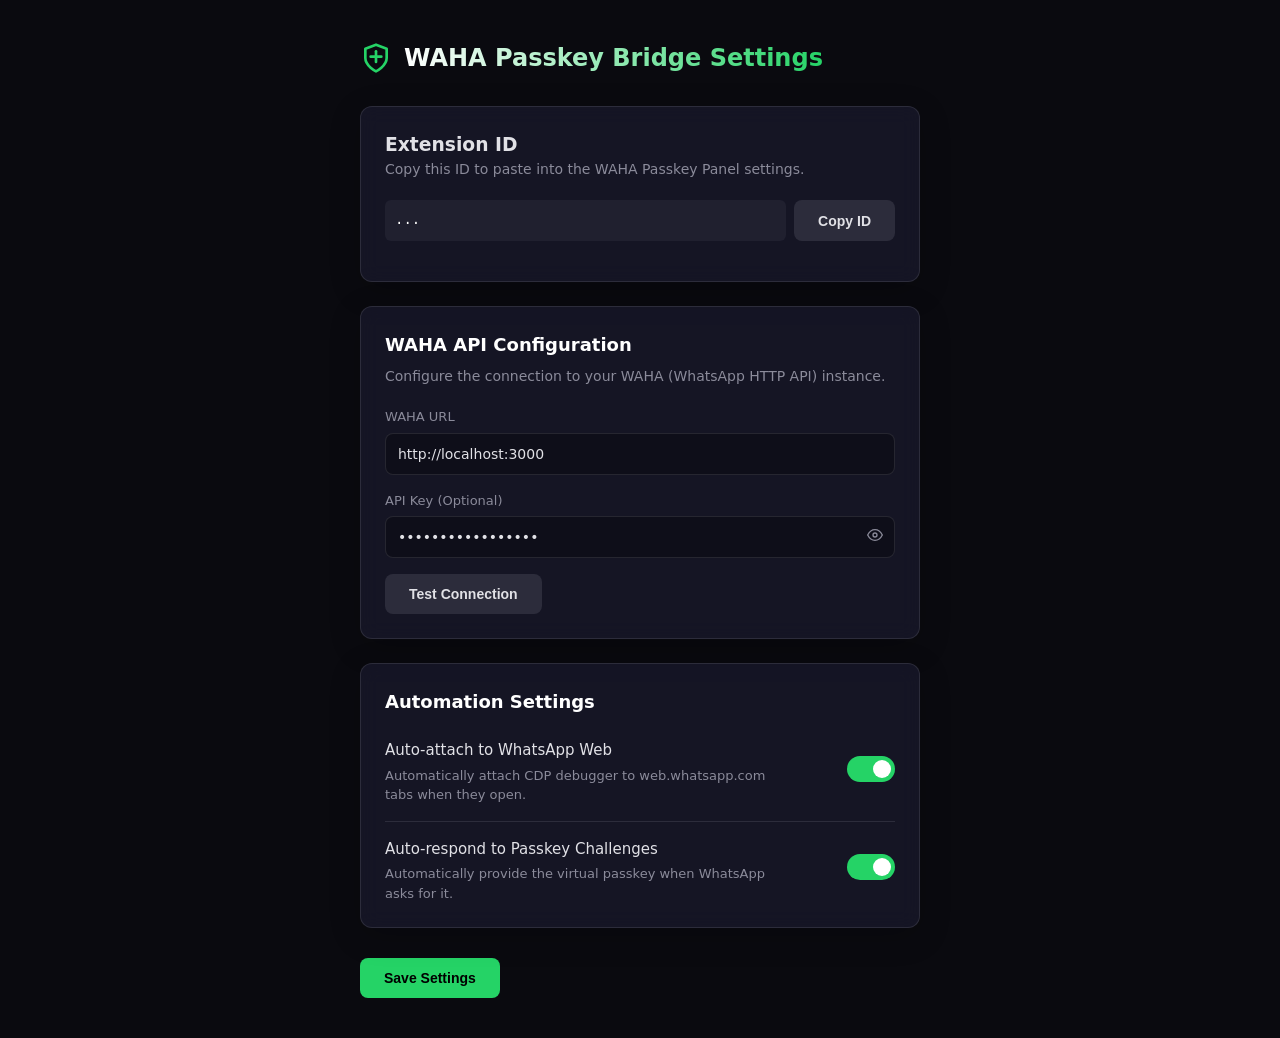
<file: extension/options/options.html>
<!DOCTYPE html>
<html lang="en">
<head>
  <meta charset="UTF-8">
  <meta name="viewport" content="width=device-width, initial-scale=1.0">
  <title>WAHA Passkey Bridge - Settings</title>
  <link rel="stylesheet" href="options.css">
</head>
<body>
  <div class="container">
    <header>
      <div class="logo">
        <svg xmlns="http://www.w3.org/2000/svg" viewBox="0 0 24 24" width="32" height="32" fill="none" stroke="#25D366" stroke-width="2" stroke-linecap="round" stroke-linejoin="round">
          <path d="M12 22s8-4 8-10V5l-8-3-8 3v7c0 6 8 10 8 10z"/>
          <path d="M8 11h8"/>
          <path d="M12 15V7"/>
        </svg>
        <h1>WAHA Passkey Bridge Settings</h1>
      </div>
    </header>

    <main>
      <div class="card">
        <h3>Extension ID</h3>
        <p class="description">Copy this ID to paste into the WAHA Passkey Panel settings.</p>
        <div class="form-group">
          <div style="display: flex; gap: 8px;">
            <code id="extIdDisplay" style="flex: 1; padding: 10px; background: rgba(255,255,255,0.05); border-radius: 6px; font-size: 14px; color: #fff;">...</code>
            <button type="button" id="copyIdBtn" class="btn btn-secondary" style="white-space: nowrap;">Copy ID</button>
          </div>
        </div>
      </div>

      <div class="card">
        <h2>WAHA API Configuration</h2>
        <p class="description">Configure the connection to your WAHA (WhatsApp HTTP API) instance.</p>
        
        <div class="form-group">
          <label for="wahaUrl">WAHA URL</label>
          <input type="url" id="wahaUrl" placeholder="http://localhost:3000" value="http://localhost:3000">
        </div>

        <div class="form-group">
          <label for="apiKey">API Key (Optional)</label>
          <input type="password" id="apiKey" placeholder="YOUR_API_KEY_HERE" value="YOUR_API_KEY_HERE">
          <button type="button" class="btn-icon toggle-password" id="toggleApiKey" title="Show/Hide">
            <svg xmlns="http://www.w3.org/2000/svg" viewBox="0 0 24 24" width="16" height="16" fill="none" stroke="currentColor" stroke-width="2" stroke-linecap="round" stroke-linejoin="round" class="icon-eye">
              <path d="M1 12s4-8 11-8 11 8 11 8-4 8-11 8-11-8-11-8z"></path>
              <circle cx="12" cy="12" r="3"></circle>
            </svg>
          </button>
        </div>

        <button id="testConnectionBtn" class="btn btn-secondary">Test Connection</button>
        <div id="connectionResult" class="test-result"></div>
      </div>

      <div class="card">
        <h2>Automation Settings</h2>
        
        <div class="setting-row">
          <div class="setting-info">
            <span class="setting-title">Auto-attach to WhatsApp Web</span>
            <span class="setting-desc">Automatically attach CDP debugger to web.whatsapp.com tabs when they open.</span>
          </div>
          <label class="switch">
            <input type="checkbox" id="autoAttach" checked>
            <span class="slider round"></span>
          </label>
        </div>

        <div class="setting-row">
          <div class="setting-info">
            <span class="setting-title">Auto-respond to Passkey Challenges</span>
            <span class="setting-desc">Automatically provide the virtual passkey when WhatsApp asks for it.</span>
          </div>
          <label class="switch">
            <input type="checkbox" id="autoRespond" checked>
            <span class="slider round"></span>
          </label>
        </div>
      </div>

      <div class="actions">
        <button id="saveBtn" class="btn btn-primary">Save Settings</button>
        <span id="saveStatus" class="status-msg"></span>
      </div>
    </main>
  </div>
  <script src="options.js"></script>
</body>
</html>
</file>
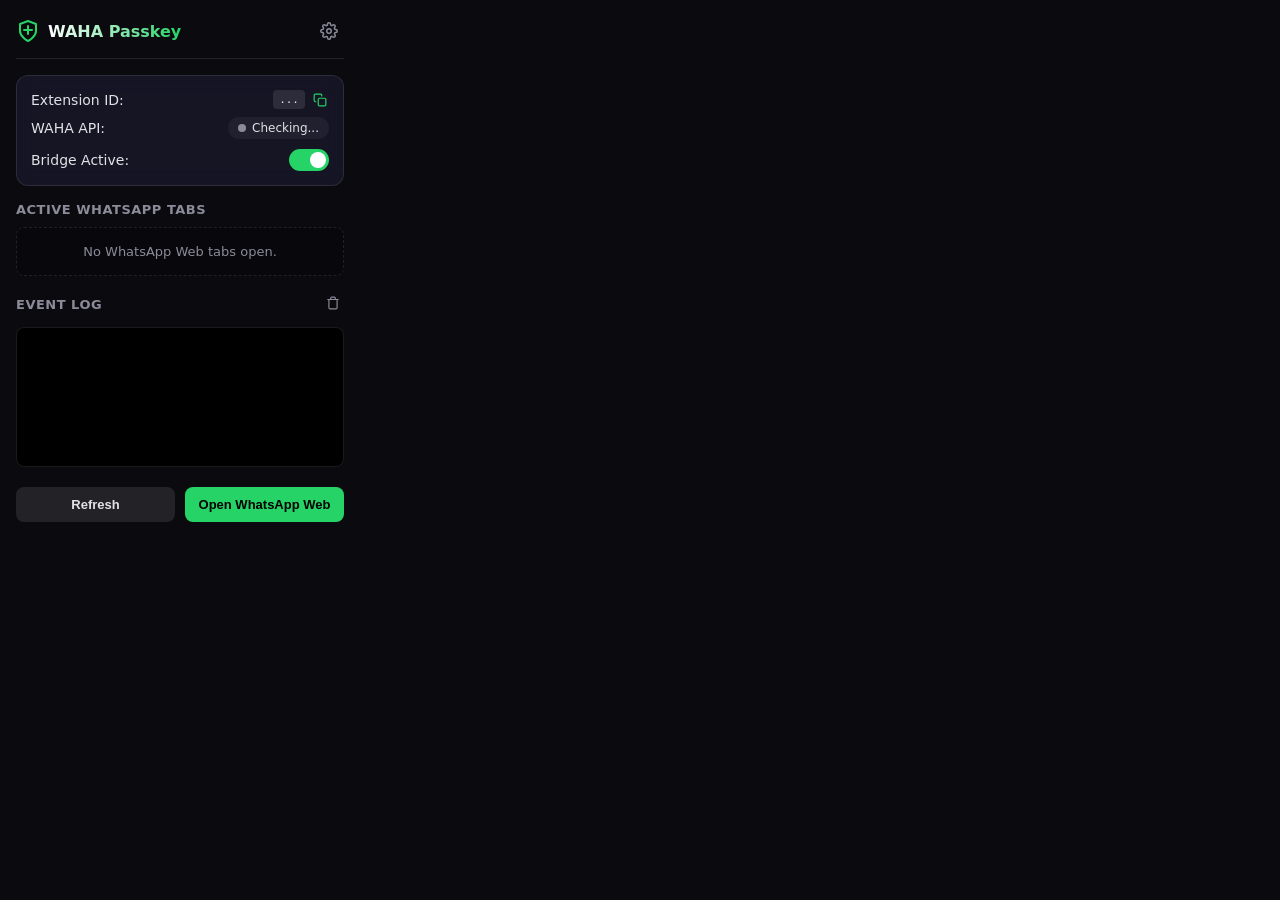
<file: extension/popup/popup.html>
<!DOCTYPE html>
<html lang="en">
<head>
  <meta charset="UTF-8">
  <meta name="viewport" content="width=device-width, initial-scale=1.0">
  <title>WAHA Passkey Bridge</title>
  <link rel="stylesheet" href="popup.css">
</head>
<body>
  <div class="container">
    <header>
      <div class="logo">
        <svg xmlns="http://www.w3.org/2000/svg" viewBox="0 0 24 24" width="24" height="24" fill="none" stroke="#25D366" stroke-width="2" stroke-linecap="round" stroke-linejoin="round">
          <path d="M12 22s8-4 8-10V5l-8-3-8 3v7c0 6 8 10 8 10z"/>
          <path d="M8 11h8"/>
          <path d="M12 15V7"/>
        </svg>
        <h1>WAHA Passkey</h1>
      </div>
      <button id="settingsBtn" title="Settings">
        <svg xmlns="http://www.w3.org/2000/svg" viewBox="0 0 24 24" width="18" height="18" fill="none" stroke="currentColor" stroke-width="2" stroke-linecap="round" stroke-linejoin="round">
          <circle cx="12" cy="12" r="3"></circle>
          <path d="M19.4 15a1.65 1.65 0 0 0 .33 1.82l.06.06a2 2 0 0 1 0 2.83 2 2 0 0 1-2.83 0l-.06-.06a1.65 1.65 0 0 0-1.82-.33 1.65 1.65 0 0 0-1 1.51V21a2 2 0 0 1-2 2 2 2 0 0 1-2-2v-.09A1.65 1.65 0 0 0 9 19.4a1.65 1.65 0 0 0-1.82.33l-.06.06a2 2 0 0 1-2.83 0 2 2 0 0 1 0-2.83l.06-.06a1.65 1.65 0 0 0 .33-1.82 1.65 1.65 0 0 0-1.51-1H3a2 2 0 0 1-2-2 2 2 0 0 1 2-2h.09A1.65 1.65 0 0 0 4.6 9a1.65 1.65 0 0 0-.33-1.82l-.06-.06a2 2 0 0 1 0-2.83 2 2 0 0 1 2.83 0l.06.06a1.65 1.65 0 0 0 1.82.33H9a1.65 1.65 0 0 0 1-1.51V3a2 2 0 0 1 2-2 2 2 0 0 1 2 2v.09a1.65 1.65 0 0 0 1 1.51 1.65 1.65 0 0 0 1.82-.33l.06-.06a2 2 0 0 1 2.83 0 2 2 0 0 1 0 2.83l-.06.06a1.65 1.65 0 0 0-.33 1.82V9a1.65 1.65 0 0 0 1.51 1H21a2 2 0 0 1 2 2 2 2 0 0 1-2 2h-.09a1.65 1.65 0 0 0-1.51 1z"></path>
        </svg>
      </button>
    </header>

    <div class="card status-card">
      <div class="status-row" style="margin-bottom: 8px;">
        <span>Extension ID:</span>
        <div style="display: flex; align-items: center; gap: 6px;">
          <code id="extIdDisplay" style="font-size: 11px; background: rgba(255,255,255,0.1); padding: 3px 6px; border-radius: 4px; user-select: all;">...</code>
          <button id="copyIdBtn" title="Copy to clipboard" style="background:none; border:none; color:#25D366; cursor:pointer; padding:2px; display:flex;">
            <svg xmlns="http://www.w3.org/2000/svg" width="14" height="14" viewBox="0 0 24 24" fill="none" stroke="currentColor" stroke-width="2" stroke-linecap="round" stroke-linejoin="round"><rect x="9" y="9" width="13" height="13" rx="2" ry="2"></rect><path d="M5 15H4a2 2 0 0 1-2-2V4a2 2 0 0 1 2-2h9a2 2 0 0 1 2 2v1"></path></svg>
          </button>
        </div>
      </div>
      <div class="status-row">
        <span>WAHA API:</span>
        <div class="status-badge" id="wahaStatus">
          <span class="dot"></span>
          <span class="text">Checking...</span>
        </div>
      </div>
      <div class="status-row">
        <span>Bridge Active:</span>
        <label class="switch">
          <input type="checkbox" id="bridgeToggle" checked>
          <span class="slider round"></span>
        </label>
      </div>
    </div>

    <div class="section">
      <h3>Active WhatsApp Tabs</h3>
      <div class="tabs-list" id="tabsList">
        <div class="empty-state">No WhatsApp Web tabs open.</div>
      </div>
    </div>

    <div class="section">
      <div class="section-header">
        <h3>Event Log</h3>
        <button id="clearLogBtn" class="btn-icon" title="Clear Log">
          <svg xmlns="http://www.w3.org/2000/svg" viewBox="0 0 24 24" width="14" height="14" fill="none" stroke="currentColor" stroke-width="2" stroke-linecap="round" stroke-linejoin="round">
            <polyline points="3 6 5 6 21 6"></polyline>
            <path d="M19 6v14a2 2 0 0 1-2 2H7a2 2 0 0 1-2-2V6m3 0V4a2 2 0 0 1 2-2h4a2 2 0 0 1 2 2v2"></path>
          </svg>
        </button>
      </div>
      <div class="log-container" id="eventLog">
        <!-- Logs will appear here -->
      </div>
    </div>

    <div class="actions">
      <button id="refreshBtn" class="btn btn-secondary">Refresh</button>
      <button id="openWaBtn" class="btn btn-primary">Open WhatsApp Web</button>
    </div>
  </div>
  <script src="popup.js"></script>
</body>
</html>
</file>
<file: extension/options/options.css>
:root {
  --bg-primary: #0a0a0f;
  --bg-secondary: #12121a;
  --bg-card: rgba(26, 26, 46, 0.7);
  --accent: #25D366;
  --accent-hover: #1EBE5D;
  --text-primary: #e1e1e6;
  --text-secondary: #8b8b9a;
  --success: #25D366;
  --error: #ff4757;
  --warning: #ffa502;
  --border: rgba(255, 255, 255, 0.1);
  --input-bg: rgba(0, 0, 0, 0.3);
}

* {
  box-sizing: border-box;
  margin: 0;
  padding: 0;
}

body {
  font-family: system-ui, -apple-system, BlinkMacSystemFont, "Segoe UI", Roboto, Oxygen, Ubuntu, Cantarell, sans-serif;
  background-color: var(--bg-primary);
  color: var(--text-primary);
  line-height: 1.5;
}

.container {
  max-width: 600px;
  margin: 0 auto;
  padding: 40px 20px;
}

header {
  margin-bottom: 30px;
}

.logo {
  display: flex;
  align-items: center;
  gap: 12px;
}

h1 {
  font-size: 24px;
  font-weight: 600;
  background: linear-gradient(90deg, #fff, #25D366);
  -webkit-background-clip: text;
  -webkit-text-fill-color: transparent;
}

.card {
  background: var(--bg-card);
  border: 1px solid var(--border);
  border-radius: 12px;
  padding: 24px;
  margin-bottom: 24px;
  backdrop-filter: blur(10px);
  box-shadow: 0 8px 32px rgba(0, 0, 0, 0.2);
}

h2 {
  font-size: 18px;
  margin-bottom: 8px;
  color: #fff;
}

.description {
  color: var(--text-secondary);
  font-size: 14px;
  margin-bottom: 20px;
}

.form-group {
  margin-bottom: 16px;
  position: relative;
}

label {
  display: block;
  font-size: 13px;
  font-weight: 500;
  color: var(--text-secondary);
  margin-bottom: 6px;
}

input[type="url"],
input[type="password"],
input[type="text"] {
  width: 100%;
  background: var(--input-bg);
  border: 1px solid var(--border);
  color: var(--text-primary);
  padding: 12px;
  border-radius: 8px;
  font-size: 14px;
  transition: all 0.2s;
  font-family: inherit;
}

input:focus {
  outline: none;
  border-color: var(--accent);
  box-shadow: 0 0 0 2px rgba(37, 211, 102, 0.2);
}

.toggle-password {
  position: absolute;
  right: 12px;
  top: 36px;
  background: transparent;
  border: none;
  color: var(--text-secondary);
  cursor: pointer;
}

.toggle-password:hover {
  color: var(--text-primary);
}

.setting-row {
  display: flex;
  justify-content: space-between;
  align-items: center;
  padding: 16px 0;
  border-bottom: 1px solid var(--border);
}

.setting-row:last-child {
  border-bottom: none;
  padding-bottom: 0;
}

.setting-info {
  display: flex;
  flex-direction: column;
  max-width: 80%;
}

.setting-title {
  font-weight: 500;
  font-size: 15px;
}

.setting-desc {
  color: var(--text-secondary);
  font-size: 13px;
  margin-top: 4px;
}

.btn {
  border: none;
  border-radius: 8px;
  padding: 12px 24px;
  font-size: 14px;
  font-weight: 600;
  cursor: pointer;
  transition: all 0.2s;
  display: inline-flex;
  justify-content: center;
  align-items: center;
}

.btn-primary {
  background: var(--accent);
  color: #000;
}

.btn-primary:hover {
  background: var(--accent-hover);
  transform: translateY(-1px);
}

.btn-secondary {
  background: rgba(255, 255, 255, 0.1);
  color: var(--text-primary);
}

.btn-secondary:hover {
  background: rgba(255, 255, 255, 0.15);
}

.actions {
  display: flex;
  align-items: center;
  gap: 16px;
  margin-top: 30px;
}

.status-msg {
  font-size: 14px;
  opacity: 0;
  transition: opacity 0.3s;
}

.status-msg.show {
  opacity: 1;
}

.status-msg.success { color: var(--success); }
.status-msg.error { color: var(--error); }

.test-result {
  margin-top: 12px;
  font-size: 14px;
  padding: 10px;
  border-radius: 8px;
  display: none;
}

.test-result.success {
  display: block;
  background: rgba(37, 211, 102, 0.1);
  color: var(--success);
  border: 1px solid rgba(37, 211, 102, 0.2);
}

.test-result.error {
  display: block;
  background: rgba(255, 71, 87, 0.1);
  color: var(--error);
  border: 1px solid rgba(255, 71, 87, 0.2);
}

/* Switch Styles */
.switch {
  position: relative;
  display: inline-block;
  width: 48px;
  height: 26px;
}

.switch input { 
  opacity: 0;
  width: 0;
  height: 0;
}

.slider {
  position: absolute;
  cursor: pointer;
  top: 0;
  left: 0;
  right: 0;
  bottom: 0;
  background-color: rgba(255, 255, 255, 0.1);
  transition: .4s;
}

.slider:before {
  position: absolute;
  content: "";
  height: 18px;
  width: 18px;
  left: 4px;
  bottom: 4px;
  background-color: white;
  transition: .4s;
}

input:checked + .slider {
  background-color: var(--accent);
}

input:focus + .slider {
  box-shadow: 0 0 1px var(--accent);
}

input:checked + .slider:before {
  transform: translateX(22px);
}

.slider.round {
  border-radius: 34px;
}

.slider.round:before {
  border-radius: 50%;
}
</file>
<file: extension/popup/popup.css>
:root {
  --bg-primary: #0a0a0f;
  --bg-secondary: #12121a;
  --bg-card: rgba(26, 26, 46, 0.7);
  --accent: #25D366;
  --accent-hover: #1EBE5D;
  --text-primary: #e1e1e6;
  --text-secondary: #8b8b9a;
  --success: #25D366;
  --error: #ff4757;
  --warning: #ffa502;
  --border: rgba(255, 255, 255, 0.1);
}

* {
  box-sizing: border-box;
  margin: 0;
  padding: 0;
}

body {
  font-family: system-ui, -apple-system, BlinkMacSystemFont, "Segoe UI", Roboto, Oxygen, Ubuntu, Cantarell, "Open Sans", "Helvetica Neue", sans-serif;
  background-color: var(--bg-primary);
  color: var(--text-primary);
  width: 360px;
  max-height: 550px;
  overflow-y: auto;
  overflow-x: hidden;
}

.container {
  padding: 16px;
  display: flex;
  flex-direction: column;
  gap: 16px;
}

header {
  display: flex;
  justify-content: space-between;
  align-items: center;
  padding-bottom: 12px;
  border-bottom: 1px solid var(--border);
}

.logo {
  display: flex;
  align-items: center;
  gap: 8px;
}

h1 {
  font-size: 16px;
  font-weight: 600;
  margin: 0;
  background: linear-gradient(90deg, #fff, #25D366);
  -webkit-background-clip: text;
  -webkit-text-fill-color: transparent;
}

#settingsBtn {
  background: transparent;
  border: none;
  color: var(--text-secondary);
  cursor: pointer;
  padding: 6px;
  border-radius: 50%;
  display: flex;
  align-items: center;
  justify-content: center;
  transition: all 0.2s;
}

#settingsBtn:hover {
  background: rgba(255, 255, 255, 0.1);
  color: var(--text-primary);
}

.card {
  background: var(--bg-card);
  border: 1px solid var(--border);
  border-radius: 12px;
  padding: 14px;
  backdrop-filter: blur(10px);
}

.status-row {
  display: flex;
  justify-content: space-between;
  align-items: center;
  margin-bottom: 10px;
  font-size: 14px;
}

.status-row:last-child {
  margin-bottom: 0;
}

.status-badge {
  display: flex;
  align-items: center;
  gap: 6px;
  font-size: 12px;
  font-weight: 500;
  padding: 4px 10px;
  border-radius: 20px;
  background: rgba(255, 255, 255, 0.05);
}

.status-badge .dot {
  width: 8px;
  height: 8px;
  border-radius: 50%;
  background: var(--text-secondary);
}

.status-badge.connected .dot {
  background: var(--success);
  box-shadow: 0 0 8px rgba(37, 211, 102, 0.6);
}

.status-badge.error .dot {
  background: var(--error);
  box-shadow: 0 0 8px rgba(255, 71, 87, 0.6);
}

.section h3 {
  font-size: 13px;
  color: var(--text-secondary);
  text-transform: uppercase;
  letter-spacing: 0.5px;
  margin-bottom: 10px;
}

.section-header {
  display: flex;
  justify-content: space-between;
  align-items: center;
  margin-bottom: 10px;
}

.section-header h3 {
  margin-bottom: 0;
}

.btn-icon {
  background: transparent;
  border: none;
  color: var(--text-secondary);
  cursor: pointer;
  border-radius: 4px;
  padding: 4px;
}

.btn-icon:hover {
  color: var(--text-primary);
  background: rgba(255, 255, 255, 0.1);
}

.tabs-list {
  display: flex;
  flex-direction: column;
  gap: 8px;
  max-height: 120px;
  overflow-y: auto;
}

.empty-state {
  text-align: center;
  padding: 16px;
  color: var(--text-secondary);
  font-size: 13px;
  background: rgba(0, 0, 0, 0.2);
  border-radius: 8px;
  border: 1px dashed var(--border);
}

.tab-item {
  display: flex;
  align-items: center;
  justify-content: space-between;
  background: rgba(255, 255, 255, 0.03);
  border: 1px solid rgba(255, 255, 255, 0.05);
  padding: 10px;
  border-radius: 8px;
  font-size: 13px;
}

.tab-info {
  display: flex;
  align-items: center;
  gap: 8px;
}

.tab-icon {
  width: 16px;
  height: 16px;
}

.tab-title {
  max-width: 150px;
  white-space: nowrap;
  overflow: hidden;
  text-overflow: ellipsis;
}

.tab-badge {
  font-size: 10px;
  padding: 2px 6px;
  border-radius: 10px;
  background: rgba(255, 255, 255, 0.1);
}

.tab-badge.attached {
  background: rgba(37, 211, 102, 0.2);
  color: var(--success);
}

.log-container {
  background: #000;
  border: 1px solid var(--border);
  border-radius: 8px;
  padding: 10px;
  height: 140px;
  overflow-y: auto;
  font-family: monospace;
  font-size: 11px;
  display: flex;
  flex-direction: column;
  gap: 4px;
}

.log-entry {
  word-break: break-all;
  border-bottom: 1px solid rgba(255, 255, 255, 0.05);
  padding-bottom: 4px;
}

.log-entry:last-child {
  border-bottom: none;
}

.log-time {
  color: var(--text-secondary);
  margin-right: 6px;
}

.log-info { color: #a4b0be; }
.log-success { color: var(--success); }
.log-warn { color: var(--warning); }
.log-error { color: var(--error); }

.actions {
  display: flex;
  gap: 10px;
  margin-top: 4px;
}

.btn {
  flex: 1;
  border: none;
  border-radius: 8px;
  padding: 10px;
  font-size: 13px;
  font-weight: 600;
  cursor: pointer;
  transition: all 0.2s;
  display: flex;
  justify-content: center;
  align-items: center;
}

.btn-primary {
  background: var(--accent);
  color: #000;
}

.btn-primary:hover {
  background: var(--accent-hover);
  transform: translateY(-1px);
}

.btn-secondary {
  background: rgba(255, 255, 255, 0.1);
  color: var(--text-primary);
}

.btn-secondary:hover {
  background: rgba(255, 255, 255, 0.15);
}

/* Switch Styles */
.switch {
  position: relative;
  display: inline-block;
  width: 40px;
  height: 22px;
}

.switch input { 
  opacity: 0;
  width: 0;
  height: 0;
}

.slider {
  position: absolute;
  cursor: pointer;
  top: 0;
  left: 0;
  right: 0;
  bottom: 0;
  background-color: rgba(255, 255, 255, 0.1);
  transition: .4s;
}

.slider:before {
  position: absolute;
  content: "";
  height: 16px;
  width: 16px;
  left: 3px;
  bottom: 3px;
  background-color: white;
  transition: .4s;
}

input:checked + .slider {
  background-color: var(--accent);
}

input:focus + .slider {
  box-shadow: 0 0 1px var(--accent);
}

input:checked + .slider:before {
  transform: translateX(18px);
}

.slider.round {
  border-radius: 34px;
}

.slider.round:before {
  border-radius: 50%;
}

/* Scrollbar */
::-webkit-scrollbar {
  width: 6px;
}

::-webkit-scrollbar-track {
  background: rgba(0, 0, 0, 0.2);
}

::-webkit-scrollbar-thumb {
  background: rgba(255, 255, 255, 0.2);
  border-radius: 4px;
}

::-webkit-scrollbar-thumb:hover {
  background: rgba(255, 255, 255, 0.3);
}
</file>
